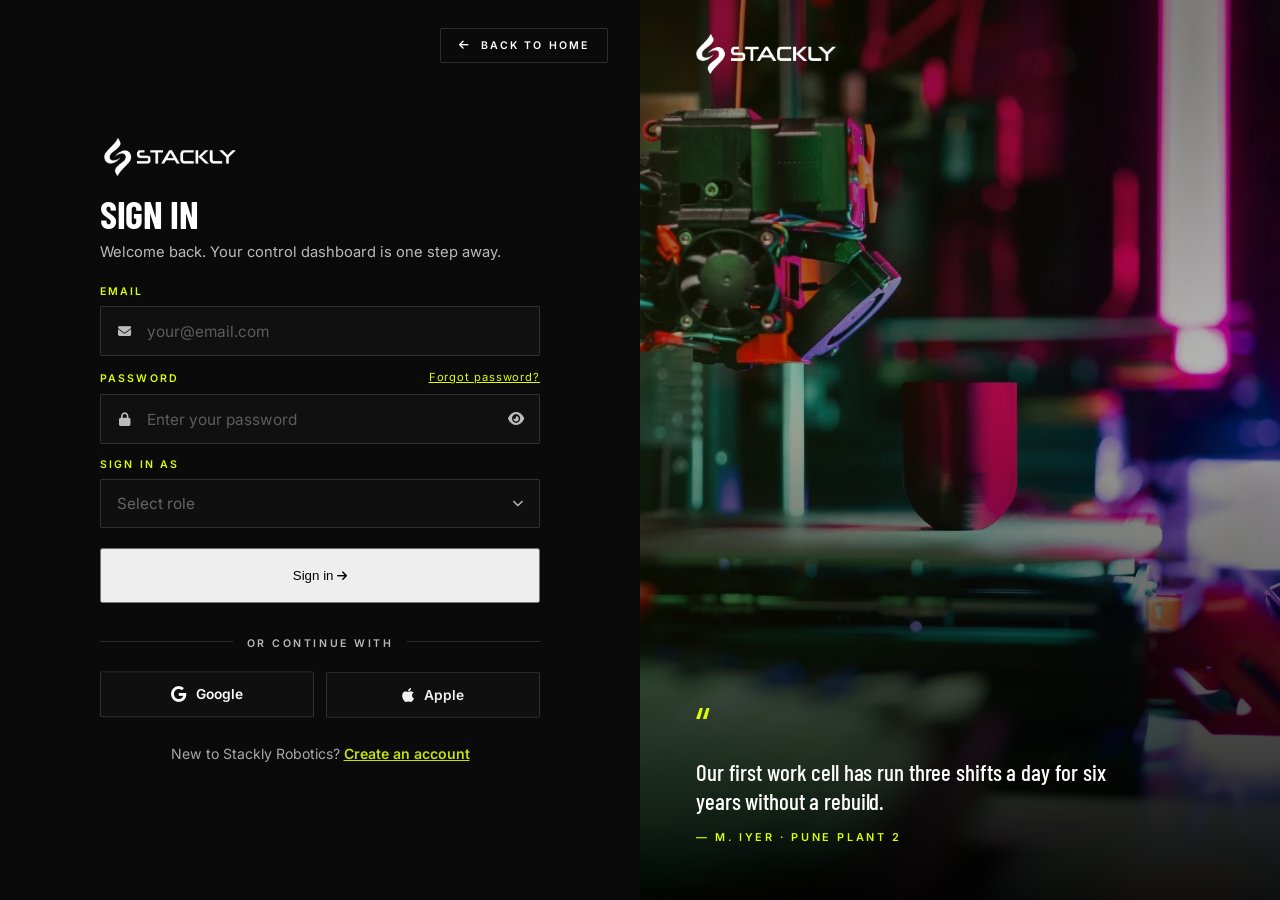
<file: html/login.html>
<!DOCTYPE html>
<html lang="en">

<head>
    <meta charset="utf-8">
    <meta name="viewport" content="width=device-width, initial-scale=1">
    <meta name="theme-color" content="#000000">
    <title>Sign in — Stackly Robotics</title>
    <meta name="description" content="Sign in to your Stackly Robotics account.">

    <link rel="preconnect" href="https://fonts.googleapis.com">
    <link rel="preconnect" href="https://fonts.gstatic.com" crossorigin>
    <link
        href="https://fonts.googleapis.com/css2?family=Barlow+Condensed:ital,wght@0,400;0,500;0,600;0,700;1,500;1,700&family=Inter:wght@300;400;500;600;700&family=Zen+Maru+Gothic:wght@700&display=swap"
        rel="stylesheet">
    <link rel="stylesheet" href="https://cdnjs.cloudflare.com/ajax/libs/font-awesome/6.5.1/css/all.min.css">

    <link rel="stylesheet" href="../global.css">
    <link rel="stylesheet" href="../css/login.css">
</head>

<body class="auth-page">

    <main class="auth" id="main">

        <!-- ================= RIGHT PANEL (FORM) ================= -->
        <section class="auth__panel">

            <a class="auth__back" href="../index.html">
                <i class="fa-solid fa-arrow-left" aria-hidden="true"></i>
                <span>Back to Home</span>
            </a>

            <div class="auth__inner">

                <a class="auth__brand" href="../index.html" aria-label="Stackly Robotics — home">
                    <img src="../logo.webp" alt="Stackly Robotics logo">
                </a>

                <header class="auth__head">
                    <h1 class="auth__title">Sign in</h1>
                    <p class="auth__sub">Welcome back. Your control dashboard is one step away.</p>
                </header>

                <form class="auth__form" id="loginForm" novalidate>

                    <!-- Email -->
                    <div class="field">
                        <label class="field__label" for="loginEmail">Email</label>
                        <div class="field__control">
                            <span class="field__icon" aria-hidden="true">
                                <i class="fa-solid fa-envelope"></i>
                            </span>
                            <input type="email" id="loginEmail" name="email" class="field__input" autocomplete="email"
                                placeholder="your@email.com" required>
                        </div>
                        <span class="field__error" id="loginEmailErr" role="alert"></span>
                    </div>

                    <!-- Password -->
                    <div class="field">
                        <div class="field__row">
                            <label class="field__label" for="loginPassword">Password</label>
                            <a class="field__aux" href="../404.html">Forgot password?</a>
                        </div>
                        <div class="field__control">
                            <span class="field__icon" aria-hidden="true">
                                <i class="fa-solid fa-lock"></i>
                            </span>
                            <input type="password" id="loginPassword" name="password" class="field__input"
                                autocomplete="current-password" placeholder="Enter your password" required minlength="6">
                            <button type="button" class="field__eye" id="loginEye" aria-label="Show password"
                                aria-pressed="false">
                                <i class="fa-solid fa-eye" aria-hidden="true"></i>
                            </button>
                        </div>
                        <span class="field__error" id="loginPasswordErr" role="alert"></span>
                    </div>

                    <!-- Role dropdown -->
                    <div class="field">
                        <label class="field__label" id="roleLabel">Sign in as</label>
                        <div class="dropdown" id="roleDropdown">
                            <button type="button" class="dropdown__trigger" id="roleTrigger" aria-haspopup="listbox"
                                aria-expanded="false" aria-labelledby="roleLabel roleTrigger">
                                <span class="dropdown__value" data-value="">Select role</span>
                                <i class="fa-solid fa-chevron-down dropdown__arrow" aria-hidden="true"></i>
                            </button>
                            <ul class="dropdown__list" id="roleList" role="listbox" aria-labelledby="roleLabel" hidden>
                                <li class="dropdown__option" role="option" data-value="user" tabindex="-1">Operator /
                                    Engineer</li>
                                <li class="dropdown__option" role="option" data-value="admin" tabindex="-1">Admin /
                                    Integrator</li>
                            </ul>
                            <input type="hidden" name="role" id="roleInput" value="">
                        </div>
                        <span class="field__error" id="roleErr" role="alert"></span>
                    </div>

                    <!-- Submit -->
                    <button type="submit" class="btn btn--primary auth__submit">
                        Sign in <i class="fa-solid fa-arrow-right" aria-hidden="true"></i>
                    </button>

                </form>

                <!-- Divider -->
                <div class="auth__divider"><span>or continue with</span></div>

                <!-- Social -->
                <div class="auth__social">
                    <a class="auth__social-btn" href="../404.html">
                        <i class="fa-brands fa-google" aria-hidden="true"></i>
                        <span>Google</span>
                    </a>
                    <a class="auth__social-btn" href="../404.html">
                        <i class="fa-brands fa-apple" aria-hidden="true"></i>
                        <span>Apple</span>
                    </a>
                </div>

                <p class="auth__foot">
                    New to Stackly Robotics? <a href="signup.html">Create an account</a>
                </p>

            </div>
        </section>

        <aside class="auth__visual">
            <img class="auth__visual-img"
                src="../assets/login_page.webp"
                alt="">
            <div class="auth__scrim"></div>

            <a class="auth__visual-brand" href="../index.html" aria-label="Stackly Robotics — home">
                <img src="../logo.webp" alt="Stackly Robotics logo">
            </a>

            <div class="auth__quote">
                <span class="auth__quote-mark">&ldquo;</span>
                <p>Our first work cell has run three shifts a day for six years without a rebuild.</p>
                <cite>&mdash; M. Iyer &middot; Pune Plant 2</cite>
            </div>
        </aside>

    </main>

    <script src="https://cdnjs.cloudflare.com/ajax/libs/gsap/3.12.5/gsap.min.js"></script>

    <script>
        (function () {
            "use strict";

            var reduceMotion = window.matchMedia("(prefers-reduced-motion: reduce)").matches;
            var form = document.getElementById("loginForm");
            var emailInput = document.getElementById("loginEmail");
            var passInput = document.getElementById("loginPassword");
            var roleInput = document.getElementById("roleInput");

            var emailErr = document.getElementById("loginEmailErr");
            var passErr = document.getElementById("loginPasswordErr");
            var roleErr = document.getElementById("roleErr");

            var emailRe = /^[^\s@]+@[^\s@]+\.[^\s@]+$/;

            /* =========================================================
               CLEAR STALE VALUES (browser back / pageshow)
               ========================================================= */
            function clearForm() {
                if (form) form.reset();
                if (roleInput) roleInput.value = "";
                var valEl = document.querySelector("#roleTrigger .dropdown__value");
                if (valEl) {
                    valEl.textContent = "Select role";
                    valEl.dataset.value = "";
                }
                document.querySelectorAll(".dropdown__option").forEach(function (o) {
                    o.classList.remove("is-selected");
                    o.setAttribute("aria-selected", "false");
                });
                [emailErr, passErr, roleErr].forEach(function (el) {
                    if (el) el.textContent = "";
                });
                [emailInput, passInput].forEach(function (el) {
                    if (el) el.classList.remove("is-invalid");
                });
                var drop = document.getElementById("roleDropdown");
                if (drop) drop.classList.remove("is-invalid");
            }

            window.addEventListener("pageshow", function (e) {
                if (e.persisted) clearForm();
            });
            window.addEventListener("load", function () {
                if (performance && performance.navigation &&
                    performance.navigation.type === 2) {
                    clearForm();
                }
            });

            /* =========================================================
               PASSWORD REVEAL
               ========================================================= */
            var eyeBtn = document.getElementById("loginEye");
            if (eyeBtn && passInput) {
                eyeBtn.addEventListener("click", function () {
                    var showing = passInput.type === "text";
                    passInput.type = showing ? "password" : "text";
                    eyeBtn.setAttribute("aria-pressed", showing ? "false" : "true");
                    eyeBtn.setAttribute("aria-label", showing ? "Show password" : "Hide password");
                    var icon = eyeBtn.querySelector("i");
                    if (icon) icon.className = showing ? "fa-solid fa-eye" : "fa-solid fa-eye-slash";
                    passInput.focus();
                });
            }

            /* =========================================================
               CUSTOM ROLE DROPDOWN
               ========================================================= */
            var dropRoot = document.getElementById("roleDropdown");
            var trigger = document.getElementById("roleTrigger");
            var list = document.getElementById("roleList");
            var valueEl = trigger ? trigger.querySelector(".dropdown__value") : null;
            var options = list ? Array.prototype.slice.call(list.querySelectorAll(".dropdown__option")) : [];

            function openDrop() {
                if (!list) return;
                list.hidden = false;
                dropRoot.classList.add("is-open");
                trigger.setAttribute("aria-expanded", "true");
                var selected = options.filter(function (o) { return o.classList.contains("is-selected"); })[0];
                (selected || options[0]).focus();
            }
            function closeDrop() {
                if (!list) return;
                list.hidden = true;
                dropRoot.classList.remove("is-open");
                trigger.setAttribute("aria-expanded", "false");
            }
            function selectOption(opt) {
                roleInput.value = opt.dataset.value;
                valueEl.textContent = opt.textContent.trim();
                valueEl.dataset.value = opt.dataset.value;
                options.forEach(function (o) {
                    o.classList.remove("is-selected");
                    o.setAttribute("aria-selected", "false");
                });
                opt.classList.add("is-selected");
                opt.setAttribute("aria-selected", "true");
                dropRoot.classList.remove("is-invalid");
                roleErr.textContent = "";
                closeDrop();
                trigger.focus();
            }

            if (trigger && list) {
                trigger.addEventListener("click", function () {
                    if (list.hidden) openDrop(); else closeDrop();
                });
                trigger.addEventListener("keydown", function (e) {
                    if (e.key === "ArrowDown" || e.key === "Enter" || e.key === " ") {
                        e.preventDefault();
                        if (list.hidden) openDrop();
                    } else if (e.key === "Escape") closeDrop();
                });

                options.forEach(function (opt, i) {
                    opt.addEventListener("click", function () { selectOption(opt); });
                    opt.addEventListener("keydown", function (e) {
                        if (e.key === "Enter" || e.key === " ") {
                            e.preventDefault();
                            selectOption(opt);
                        } else if (e.key === "ArrowDown") {
                            e.preventDefault();
                            (options[i + 1] || options[0]).focus();
                        } else if (e.key === "ArrowUp") {
                            e.preventDefault();
                            (options[i - 1] || options[options.length - 1]).focus();
                        } else if (e.key === "Escape") {
                            closeDrop();
                            trigger.focus();
                        } else if (e.key === "Tab") {
                            closeDrop();
                        }
                    });
                });

                document.addEventListener("click", function (e) {
                    if (!dropRoot.contains(e.target)) closeDrop();
                });
            }

            /* =========================================================
               VALIDATION
               ========================================================= */
            function setErr(input, errEl, msg) {
                if (input) input.classList.add("is-invalid");
                if (errEl) errEl.textContent = msg;
            }
            function clearErr(input, errEl) {
                if (input) input.classList.remove("is-invalid");
                if (errEl) errEl.textContent = "";
            }

            [emailInput, passInput].forEach(function (input) {
                input.addEventListener("input", function () {
                    if (input === emailInput) clearErr(emailInput, emailErr);
                    if (input === passInput) clearErr(passInput, passErr);
                });
            });

            form.addEventListener("submit", function (e) {
                e.preventDefault();
                var ok = true;

                // Email
                var emailVal = emailInput.value.trim();
                if (!emailVal) {
                    setErr(emailInput, emailErr, "Please enter your email address.");
                    ok = false;
                } else if (!emailRe.test(emailVal)) {
                    setErr(emailInput, emailErr, "Please enter a valid email address.");
                    ok = false;
                } else {
                    clearErr(emailInput, emailErr);
                }

                // Password
                if (!passInput.value) {
                    setErr(passInput, passErr, "Please enter your password.");
                    ok = false;
                } else if (passInput.value.length < 6) {
                    setErr(passInput, passErr, "Password must be at least 6 characters.");
                    ok = false;
                } else {
                    clearErr(passInput, passErr);
                }

                // Role
                if (!roleInput.value) {
                    dropRoot.classList.add("is-invalid");
                    roleErr.textContent = "Please choose a role.";
                    ok = false;
                } else {
                    dropRoot.classList.remove("is-invalid");
                    roleErr.textContent = "";
                }

                if (!ok) {
                    var firstInvalid = form.querySelector(".is-invalid");
                    if (firstInvalid && typeof firstInvalid.focus === "function") firstInvalid.focus();
                    else if (dropRoot.classList.contains("is-invalid")) trigger.focus();
                    return;
                }

                function extractNameFromEmail(email, role) {
                    if (!email || typeof email !== "string" || !email.includes("@")) {
                        return role === "admin" ? "Admin" : "User";
                    }
                    var part = email.split("@")[0].trim();
                    if (!part) return role === "admin" ? "Admin" : "User";
                    var clean = part.replace(/[._-]/g, " ");
                    var formatted = clean
                        .split(" ")
                        .filter(Boolean)
                        .map(function (w) {
                            return w.charAt(0).toUpperCase() + w.slice(1);
                        })
                        .join(" ");
                    return formatted || (role === "admin" ? "Admin" : "User");
                }

                // Success: store email, name + role, redirect by role
                var emailVal = emailInput.value.trim();
                var selectedRole = roleInput.value;
                var displayName = extractNameFromEmail(emailVal, selectedRole);

                try {
                    localStorage.setItem("stackly_user_email", emailVal);
                    localStorage.setItem("stackly_operator_email", emailVal);
                    localStorage.setItem("stackly_user_role", selectedRole);
                    localStorage.setItem("stackly_operator_role", selectedRole);
                    localStorage.setItem("stackly_user_name", displayName);
                    localStorage.setItem("stackly_operator_name", displayName);
                } catch (err) { /* ignore */ }

                var target = selectedRole === "admin" ? "admin.html" : "user.html";
                window.location.href = target;
            });

            /* =========================================================
               ENTRANCE ANIMATION
               ========================================================= */
            if (typeof gsap === "undefined" || reduceMotion) {
                document.querySelectorAll(".auth__inner > *, .auth__visual > *").forEach(function (el) {
                    el.style.opacity = 1;
                    el.style.transform = "none";
                });
                return;
            }

            var tl = gsap.timeline({ defaults: { ease: "power4.out" } });
            tl.from(".auth__quote > *", { opacity: 0, x: -30, duration: 1.0, stagger: 0.1 }, 0.3)
                .from(".auth__visual-brand", { opacity: 0, y: -18, duration: 0.8 }, 0.2)
                .from(".auth__back", { opacity: 0, x: 30, duration: 0.9 }, 0.15)
                .from(".auth__brand", { opacity: 0, y: -18, duration: 0.9 }, 0.25)
                .from(".auth__head > *", { opacity: 0, y: 24, duration: 0.9, stagger: 0.08 }, 0.35)
                .from(".auth__form .field", { opacity: 0, y: 22, duration: 0.85, stagger: 0.08 }, 0.5)
                .from(".auth__submit", { opacity: 0, y: 18, duration: 0.8 }, 0.8)
                .from(".auth__divider", { opacity: 0, duration: 0.7 }, 0.9)
                .from(".auth__social-btn", { opacity: 0, y: 18, duration: 0.7, stagger: 0.08 }, 0.95)
                .from(".auth__foot", { opacity: 0, duration: 0.7 }, 1.1);

            tl.eventCallback("onComplete", function () {
                gsap.set(".auth__form .field", { clearProps: "transform" });
            });
        })();
    </script>

</body>

</html>
</file>
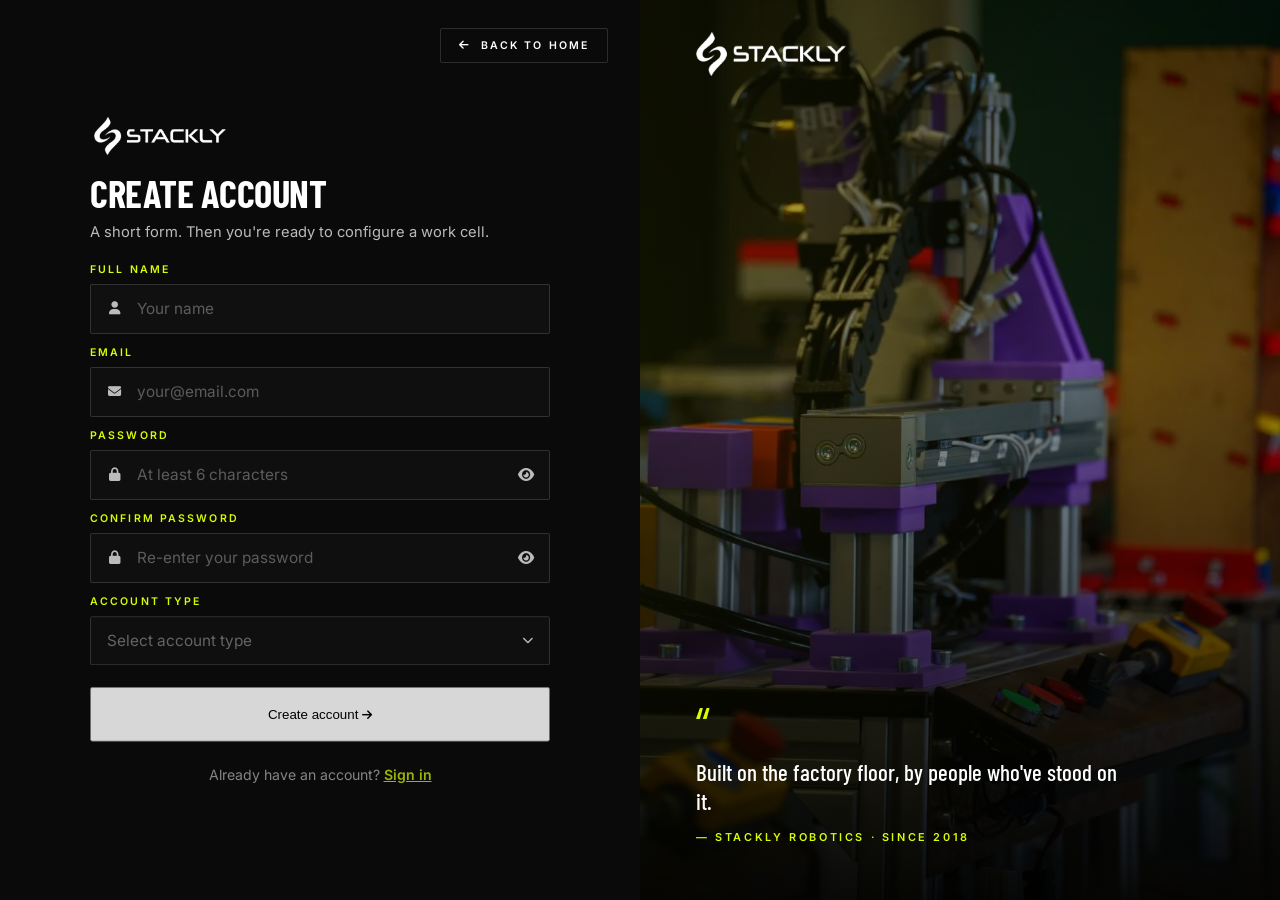
<file: html/signup.html>
<!DOCTYPE html>
<html lang="en">

<head>
    <meta charset="utf-8">
    <meta name="viewport" content="width=device-width, initial-scale=1">
    <meta name="theme-color" content="#000000">
    <title>Create account — Stackly Robotics</title>
    <meta name="description" content="Create your Stackly Robotics account.">

    <link rel="preconnect" href="https://fonts.googleapis.com">
    <link rel="preconnect" href="https://fonts.gstatic.com" crossorigin>
    <link
        href="https://fonts.googleapis.com/css2?family=Barlow+Condensed:ital,wght@0,400;0,500;0,600;0,700;1,500;1,700&family=Inter:wght@300;400;500;600;700&family=Zen+Maru+Gothic:wght@700&display=swap"
        rel="stylesheet">
    <link rel="stylesheet" href="https://cdnjs.cloudflare.com/ajax/libs/font-awesome/6.5.1/css/all.min.css">

    <link rel="stylesheet" href="../global.css">
    <link rel="stylesheet" href="../css/signup.css">
</head>

<body class="auth-page">


    <main class="auth auth--signup" id="main">

        <!-- ================= LEFT PANEL (FORM) ================= -->
        <section class="auth__panel">

            <a class="auth__back" href="../index.html">
                <i class="fa-solid fa-arrow-left" aria-hidden="true"></i>
                <span>Back to Home</span>
            </a>

            <div class="auth__inner">

                <a class="auth__brand" href="../index.html" aria-label="Stackly Robotics — home">
                    <img src="../logo.webp" alt="Stackly Robotics logo">
                </a>

                <header class="auth__head">
                    <h1 class="auth__title">Create account</h1>
                    <p class="auth__sub">A short form. Then you're ready to configure a work cell.</p>
                </header>

                <form class="auth__form" id="signupForm" novalidate>

                    <!-- Name -->
                    <div class="field">
                        <label class="field__label" for="signupName">Full name</label>
                        <div class="field__control">
                            <span class="field__icon" aria-hidden="true">
                                <i class="fa-solid fa-user"></i>
                            </span>
                            <input type="text" id="signupName" name="name" class="field__input" autocomplete="name"
                                placeholder="Your name" required>
                        </div>
                        <span class="field__error" id="signupNameErr" role="alert"></span>
                    </div>

                    <!-- Email -->
                    <div class="field">
                        <label class="field__label" for="signupEmail">Email</label>
                        <div class="field__control">
                            <span class="field__icon" aria-hidden="true">
                                <i class="fa-solid fa-envelope"></i>
                            </span>
                            <input type="email" id="signupEmail" name="email" class="field__input" autocomplete="email"
                                placeholder="your@email.com" required>
                        </div>
                        <span class="field__error" id="signupEmailErr" role="alert"></span>
                    </div>

                    <!-- Password -->
                    <div class="field">
                        <label class="field__label" for="signupPassword">Password</label>
                        <div class="field__control">
                            <span class="field__icon" aria-hidden="true">
                                <i class="fa-solid fa-lock"></i>
                            </span>
                            <input type="password" id="signupPassword" name="password" class="field__input"
                                autocomplete="new-password" placeholder="At least 6 characters" required minlength="6">
                            <button type="button" class="field__eye" id="signupEye" aria-label="Show password"
                                aria-pressed="false">
                                <i class="fa-solid fa-eye" aria-hidden="true"></i>
                            </button>
                        </div>
                        <span class="field__error" id="signupPasswordErr" role="alert"></span>
                    </div>

                    <!-- Confirm -->
                    <div class="field">
                        <label class="field__label" for="signupConfirm">Confirm password</label>
                        <div class="field__control">
                            <span class="field__icon" aria-hidden="true">
                                <i class="fa-solid fa-lock"></i>
                            </span>
                            <input type="password" id="signupConfirm" name="confirm" class="field__input"
                                autocomplete="new-password" placeholder="Re-enter your password" required minlength="6">
                            <button type="button" class="field__eye" id="signupConfirmEye" aria-label="Show password"
                                aria-pressed="false">
                                <i class="fa-solid fa-eye" aria-hidden="true"></i>
                            </button>
                        </div>
                        <span class="field__error" id="signupConfirmErr" role="alert"></span>
                    </div>

                    <!-- Role -->
                    <div class="field">
                        <label class="field__label" id="signupRoleLabel">Account type</label>
                        <div class="dropdown" id="signupRoleDropdown">
                            <button type="button" class="dropdown__trigger" id="signupRoleTrigger"
                                aria-haspopup="listbox" aria-expanded="false"
                                aria-labelledby="signupRoleLabel signupRoleTrigger">
                                <span class="dropdown__value" data-value="">Select account type</span>
                                <i class="fa-solid fa-chevron-down dropdown__arrow" aria-hidden="true"></i>
                            </button>
                            <ul class="dropdown__list" id="signupRoleList" role="listbox"
                                aria-labelledby="signupRoleLabel" hidden>
                                <li class="dropdown__option" role="option" data-value="user" tabindex="-1">Operator /
                                    Engineer</li>
                                <li class="dropdown__option" role="option" data-value="admin" tabindex="-1">Admin /
                                    Integrator</li>
                            </ul>
                            <input type="hidden" name="role" id="signupRoleInput" value="">
                        </div>
                        <span class="field__error" id="signupRoleErr" role="alert"></span>
                    </div>

                    <!-- Submit -->
                    <button type="submit" class="btn btn--primary auth__submit">
                        Create account <i class="fa-solid fa-arrow-right" aria-hidden="true"></i>
                    </button>

                </form>

                <p class="auth__foot">
                    Already have an account? <a href="login.html">Sign in</a>
                </p>

            </div>
        </section>

        <aside class="auth__visual">
            <img class="auth__visual-img"
                src="../assets/signup_page.webp"
                alt="">
            <div class="auth__scrim"></div>

            <a class="auth__visual-brand" href="../index.html" aria-label="Stackly Robotics — home">
                <img src="../logo.webp" alt="Stackly Robotics logo">
            </a>

            <div class="auth__quote">
                <span class="auth__quote-mark">&ldquo;</span>
                <p>Built on the factory floor, by people who've stood on it.</p>
                <cite>&mdash; Stackly Robotics &middot; Since 2018</cite>
            </div>
        </aside>

    </main>

    <script src="https://cdnjs.cloudflare.com/ajax/libs/gsap/3.12.5/gsap.min.js"></script>

    <script>
        (function () {
            "use strict";

            var reduceMotion = window.matchMedia("(prefers-reduced-motion: reduce)").matches;

            var form = document.getElementById("signupForm");
            var nameInput = document.getElementById("signupName");
            var emailInput = document.getElementById("signupEmail");
            var passInput = document.getElementById("signupPassword");
            var confirmInput = document.getElementById("signupConfirm");
            var roleInput = document.getElementById("signupRoleInput");

            var nameErr = document.getElementById("signupNameErr");
            var emailErr = document.getElementById("signupEmailErr");
            var passErr = document.getElementById("signupPasswordErr");
            var confirmErr = document.getElementById("signupConfirmErr");
            var roleErr = document.getElementById("signupRoleErr");

            var emailRe = /^[^\s@]+@[^\s@]+\.[^\s@]+$/;

            /* =========================================================
               CLEAR STALE VALUES (browser back / pageshow)
               ========================================================= */
            function clearForm() {
                if (form) form.reset();
                if (roleInput) roleInput.value = "";
                var valEl = document.querySelector("#signupRoleTrigger .dropdown__value");
                if (valEl) {
                    valEl.textContent = "Select account type";
                    valEl.dataset.value = "";
                }
                document.querySelectorAll("#signupRoleDropdown .dropdown__option").forEach(function (o) {
                    o.classList.remove("is-selected");
                    o.setAttribute("aria-selected", "false");
                });
                [nameErr, emailErr, passErr, confirmErr, roleErr].forEach(function (el) {
                    if (el) el.textContent = "";
                });
                [nameInput, emailInput, passInput, confirmInput].forEach(function (el) {
                    if (el) el.classList.remove("is-invalid");
                });
                var drop = document.getElementById("signupRoleDropdown");
                if (drop) drop.classList.remove("is-invalid");
            }

            window.addEventListener("pageshow", function (e) {
                if (e.persisted) clearForm();
            });
            window.addEventListener("load", function () {
                if (performance && performance.navigation &&
                    performance.navigation.type === 2) {
                    clearForm();
                }
            });

            /* =========================================================
               PASSWORD REVEAL (both fields)
               ========================================================= */
            function bindEye(btnId, input) {
                var btn = document.getElementById(btnId);
                if (!btn || !input) return;
                btn.addEventListener("click", function () {
                    var showing = input.type === "text";
                    input.type = showing ? "password" : "text";
                    btn.setAttribute("aria-pressed", showing ? "false" : "true");
                    btn.setAttribute("aria-label", showing ? "Show password" : "Hide password");
                    var icon = btn.querySelector("i");
                    if (icon) icon.className = showing ? "fa-solid fa-eye" : "fa-solid fa-eye-slash";
                    input.focus();
                });
            }
            bindEye("signupEye", passInput);
            bindEye("signupConfirmEye", confirmInput);

            /* =========================================================
               CUSTOM ROLE DROPDOWN
               ========================================================= */
            var dropRoot = document.getElementById("signupRoleDropdown");
            var trigger = document.getElementById("signupRoleTrigger");
            var list = document.getElementById("signupRoleList");
            var valueEl = trigger ? trigger.querySelector(".dropdown__value") : null;
            var options = list ? Array.prototype.slice.call(list.querySelectorAll(".dropdown__option")) : [];

            function openDrop() {
                if (!list) return;
                list.hidden = false;
                dropRoot.classList.add("is-open");
                trigger.setAttribute("aria-expanded", "true");
                var selected = options.filter(function (o) { return o.classList.contains("is-selected"); })[0];
                (selected || options[0]).focus();
            }
            function closeDrop() {
                if (!list) return;
                list.hidden = true;
                dropRoot.classList.remove("is-open");
                trigger.setAttribute("aria-expanded", "false");
            }
            function selectOption(opt) {
                roleInput.value = opt.dataset.value;
                valueEl.textContent = opt.textContent.trim();
                valueEl.dataset.value = opt.dataset.value;
                options.forEach(function (o) {
                    o.classList.remove("is-selected");
                    o.setAttribute("aria-selected", "false");
                });
                opt.classList.add("is-selected");
                opt.setAttribute("aria-selected", "true");
                dropRoot.classList.remove("is-invalid");
                roleErr.textContent = "";
                closeDrop();
                trigger.focus();
            }

            if (trigger && list) {
                trigger.addEventListener("click", function () {
                    if (list.hidden) openDrop(); else closeDrop();
                });
                trigger.addEventListener("keydown", function (e) {
                    if (e.key === "ArrowDown" || e.key === "Enter" || e.key === " ") {
                        e.preventDefault();
                        if (list.hidden) openDrop();
                    } else if (e.key === "Escape") closeDrop();
                });

                options.forEach(function (opt, i) {
                    opt.addEventListener("click", function () { selectOption(opt); });
                    opt.addEventListener("keydown", function (e) {
                        if (e.key === "Enter" || e.key === " ") {
                            e.preventDefault();
                            selectOption(opt);
                        } else if (e.key === "ArrowDown") {
                            e.preventDefault();
                            (options[i + 1] || options[0]).focus();
                        } else if (e.key === "ArrowUp") {
                            e.preventDefault();
                            (options[i - 1] || options[options.length - 1]).focus();
                        } else if (e.key === "Escape") {
                            closeDrop();
                            trigger.focus();
                        } else if (e.key === "Tab") {
                            closeDrop();
                        }
                    });
                });

                document.addEventListener("click", function (e) {
                    if (!dropRoot.contains(e.target)) closeDrop();
                });
            }

            /* =========================================================
               VALIDATION
               ========================================================= */
            function setErr(input, errEl, msg) {
                if (input) input.classList.add("is-invalid");
                if (errEl) errEl.textContent = msg;
            }
            function clearErr(input, errEl) {
                if (input) input.classList.remove("is-invalid");
                if (errEl) errEl.textContent = "";
            }

            [
                [nameInput, nameErr],
                [emailInput, emailErr],
                [passInput, passErr],
                [confirmInput, confirmErr]
            ].forEach(function (pair) {
                if (!pair[0]) return;
                pair[0].addEventListener("input", function () { clearErr(pair[0], pair[1]); });
            });

            form.addEventListener("submit", function (e) {
                e.preventDefault();
                var ok = true;

                if (!nameInput.value.trim()) {
                    setErr(nameInput, nameErr, "Please tell us your name.");
                    ok = false;
                } else { clearErr(nameInput, nameErr); }

                var emailVal = emailInput.value.trim();
                if (!emailVal) {
                    setErr(emailInput, emailErr, "Please enter your email address.");
                    ok = false;
                } else if (!emailRe.test(emailVal)) {
                    setErr(emailInput, emailErr, "Please enter a valid email address.");
                    ok = false;
                } else { clearErr(emailInput, emailErr); }

                if (!passInput.value) {
                    setErr(passInput, passErr, "Please choose a password.");
                    ok = false;
                } else if (passInput.value.length < 6) {
                    setErr(passInput, passErr, "Password must be at least 6 characters.");
                    ok = false;
                } else { clearErr(passInput, passErr); }

                if (!confirmInput.value) {
                    setErr(confirmInput, confirmErr, "Please confirm your password.");
                    ok = false;
                } else if (confirmInput.value !== passInput.value) {
                    setErr(confirmInput, confirmErr, "Passwords do not match.");
                    ok = false;
                } else { clearErr(confirmInput, confirmErr); }

                if (!roleInput.value) {
                    dropRoot.classList.add("is-invalid");
                    roleErr.textContent = "Please choose an account type.";
                    ok = false;
                } else {
                    dropRoot.classList.remove("is-invalid");
                    roleErr.textContent = "";
                }

                if (!ok) {
                    var firstInvalid = form.querySelector(".is-invalid");
                    if (firstInvalid && typeof firstInvalid.focus === "function") firstInvalid.focus();
                    else if (dropRoot.classList.contains("is-invalid")) trigger.focus();
                    return;
                }

                /* Success — do NOT persist signup data; just route to login */
                form.reset();
                window.location.href = "login.html";
            });

            /* =========================================================
               ENTRANCE ANIMATION
               ========================================================= */
            if (typeof gsap === "undefined" || reduceMotion) return;

            var tl = gsap.timeline({ defaults: { ease: "power4.out" } });
            tl.from(".auth__quote > *", { opacity: 0, x: -30, duration: 1.0, stagger: 0.1 }, 0.3)
                .from(".auth__visual-brand", { opacity: 0, y: -18, duration: 0.8 }, 0.2)
                .from(".auth__back", { opacity: 0, x: 30, duration: 0.9 }, 0.15)
                .from(".auth__brand", { opacity: 0, y: -18, duration: 0.9 }, 0.25)
                .from(".auth__head > *", { opacity: 0, y: 24, duration: 0.9, stagger: 0.08 }, 0.35)
                .from(".auth__form .field", { opacity: 0, y: 22, duration: 0.85, stagger: 0.06 }, 0.5)
                .from(".auth__submit", { opacity: 0, y: 18, duration: 0.8 }, 0.95)
                .from(".auth__foot", { opacity: 0, duration: 0.7 }, 1.1);

            tl.eventCallback("onComplete", function () {
                gsap.set(".auth__form .field", { clearProps: "transform" });
            });
        })();
    </script>

</body>

</html>
</file>
<file: global.css>
/* ==========================================================================
   FONTS
   Zen Maru Gothic is loaded via <link> in the document head.
   'Retro Floral' is referenced in --font-retro but not loaded — falls back
   to Outfit. Uncomment the @font-face block if you add the file.
   ========================================================================== */
/*
@font-face {
  font-family: 'Retro Floral';
  src: url('assets/fonts/RetroFloral.woff2') format('woff2');
  font-weight: 400 900;
  font-display: swap;
}
*/

:root {
  --primary-yellow: #DBFE01;
  --white: #FFFFFF;
  --bg-black: #000000;

  --surface-1: #0A0A0A;
  --surface-2: #111111;
  --line-subtle: rgba(255, 255, 255, 0.10);
  --line-strong: rgba(255, 255, 255, 0.20);
  --text-secondary: rgba(255, 255, 255, 0.68);
  --text-muted: rgba(255, 255, 255, 0.42);

  --font-nav: 'Zen Maru Gothic', sans-serif;
  --font-retro: 'Retro Floral', 'Outfit', sans-serif;
  --font-body: 'Outfit', sans-serif;

  --ease-out: cubic-bezier(0.22, 1, 0.36, 1);
}

* {
  box-sizing: border-box;
  margin: 0;
  padding: 0;
}

html {
  overflow-x: hidden;
  scrollbar-width: thin;
  scrollbar-color: var(--primary-yellow, #DBFE01) #000000;
}

/* Lenis Smooth Scroll Setup */
html.lenis,
html.lenis body {
  height: auto;
}

.lenis.lenis-smooth {
  scroll-behavior: auto !important;
}

.lenis.lenis-smooth [data-lenis-prevent] {
  overscroll-behavior: contain;
}

.lenis.lenis-stopped {
  overflow: hidden;
}

.lenis.lenis-smooth iframe {
  pointer-events: none;
}

/* Custom Thin Scrollbar (Primary Yellow accent) */
::-webkit-scrollbar {
  width: 7px;
  height: 7px;
}

::-webkit-scrollbar-track {
  background: #000000;
}

::-webkit-scrollbar-thumb {
  background: var(--primary-yellow, #DBFE01);
  border-radius: 10px;
  border: 1px solid #000000;
}

::-webkit-scrollbar-thumb:hover {
  background: #c5e600;
}

body {
  background-color: var(--bg-black);
  color: var(--white);
  font-family: var(--font-body);
  overflow-x: hidden;
  min-height: 100vh;
  padding-top: 90px;
}

body.menu-open {
  overflow: hidden;
}

img,
svg {
  display: block;
  max-width: 100%;
}

/* ==========================================================================
   ANIMATION BASE
   Applied via [data-anim="left|right|up|down|fade"]
   and revealed by IntersectionObserver adding `.is-visible`.
   ========================================================================== */
[data-anim] {
  opacity: 0;
  transition:
    opacity 0.9s var(--ease-out),
    transform 0.95s var(--ease-out);
  will-change: opacity, transform;
}

[data-anim="left"] {
  transform: translate3d(-56px, 0, 0);
}

[data-anim="right"] {
  transform: translate3d(56px, 0, 0);
}

[data-anim="up"] {
  transform: translate3d(0, 44px, 0);
}

[data-anim="down"] {
  transform: translate3d(0, -44px, 0);
}

[data-anim="fade"] {
  transform: none;
}

[data-anim].is-visible {
  opacity: 1;
  transform: translate3d(0, 0, 0);
}

@media (prefers-reduced-motion: reduce) {
  [data-anim] {
    opacity: 1 !important;
    transform: none !important;
    transition: none !important;
  }
}

/* ==========================================================================
   Header Navbar
   ========================================================================== */
.navbar {
  position: fixed;
  top: 0;
  left: 0;
  right: 0;
  width: 100%;
  max-width: none;
  height: 90px;
  margin: 0;
  padding: 0 40px;
  display: flex;
  justify-content: space-between;
  align-items: center;
  z-index: 1000;
  background-color: transparent;
  backdrop-filter: none;
  -webkit-backdrop-filter: none;
  border-bottom: 1px solid transparent;
  box-shadow: none;
  transition: background-color 0.35s ease, border-color 0.35s ease, box-shadow 0.35s ease, backdrop-filter 0.35s ease;
}

@media (min-width: 1440px) {
  .navbar {
    padding: 0 calc((100vw - 1440px) / 2 + 40px);
  }
}

.navbar.scrolled {
  background-color: rgba(5, 5, 5, 0.92);
  backdrop-filter: blur(14px);
  -webkit-backdrop-filter: blur(14px);
  border-bottom: 1px solid rgba(219, 254, 1, 0.25);
  box-shadow: 0 8px 30px rgba(0, 0, 0, 0.85);
}

.logo-container {
  display: flex;
  align-items: center;
}

.logo-container img {
  height: 32px;
  width: auto;
  display: block;
  filter: brightness(0) invert(1) !important;
}

.nav-links {
  display: flex;
  list-style: none;
  gap: 32px;
  align-items: center;
  flex: 1 1 auto;
  justify-content: center;
  min-width: 0;
}

.nav-links a {
  color: var(--white);
  text-decoration: none;
  font-family: var(--font-nav);
  font-weight: 700;
  font-size: 20px;
  line-height: 100%;
  transition: color 0.2s ease;
  white-space: nowrap;
}

.nav-links a.active {
  color: var(--primary-yellow);
  text-decoration: underline;
  text-decoration-style: wavy;
  text-underline-offset: 6px;
  text-decoration-thickness: 2px;
}

.nav-links a:hover {
  color: var(--primary-yellow);
}

.btn-register,
.btn-login {
  background-color: var(--primary-yellow);
  color: var(--bg-black);
  border: none;
  padding: 10px 24px;
  border-radius: 8px;
  font-family: var(--font-nav);
  font-weight: 700;
  font-size: 18px;
  cursor: pointer;
  text-decoration: none;
  display: inline-block;
  white-space: nowrap;
  transition: transform 0.2s ease, box-shadow 0.2s ease;
}

.btn-register:hover {
  transform: translateY(-2px);
  box-shadow: 0 0 15px rgba(219, 254, 1, 0.5);
}

.hamburger {
  display: none;
  flex-direction: column;
  justify-content: space-between;
  width: 28px;
  height: 20px;
  background: transparent;
  border: none;
  cursor: pointer;
  z-index: 101;
}

.hamburger span {
  width: 100%;
  height: 3px;
  background-color: var(--white);
  border-radius: 2px;
  transition: all 0.3s ease;
}

body.menu-open {
  overflow: hidden !important;
  height: 100vh !important;
  touch-action: none;
}

.mobile-register-item {
  display: none;
}

@media (max-width: 1200px) {
  .nav-links {
    gap: 22px;
  }

  .nav-links a {
    font-size: 17px;
  }

  .btn-register {
    font-size: 16px;
    padding: 9px 20px;
  }
}

@media (max-width: 900px) {
  body {
    padding-top: 70px;
  }

  .navbar {
    height: 70px;
    padding: 0 20px;
    justify-content: space-between;
  }

  .logo-container {
    order: 1;
    position: relative;
    z-index: 1001;
  }

  .nav-actions {
    display: none !important;
  }

  .hamburger {
    order: 2;
    margin-left: auto;
    display: flex;
    z-index: 1001;
  }

  .nav-links {
    position: fixed;
    top: 0;
    right: -100vw;
    width: 100vw;
    height: 100vh;
    flex: none;
    background: rgba(6, 6, 6, 0.98);
    backdrop-filter: blur(18px);
    -webkit-backdrop-filter: blur(18px);
    flex-direction: column;
    justify-content: center;
    align-items: center;
    gap: 28px;
    transition: right 0.35s var(--ease-out);
    padding: 60px 20px 40px;
    z-index: 1000;
  }

  .nav-links.active,
  .nav-links.is-open {
    right: 0;
  }

  .nav-links a {
    font-size: 22px;
    text-align: center;
  }

  .mobile-register-item {
    display: block;
    margin-top: 10px;
  }

  .btn-register-mobile,
  .btn-login-mobile {
    background-color: var(--primary-yellow);
    color: var(--bg-black) !important;
    padding: 12px 40px;
    border-radius: 8px;
    font-family: var(--font-nav);
    font-weight: 700;
    font-size: 18px !important;
    text-decoration: none;
    display: inline-block;
    box-shadow: 0 0 15px rgba(219, 254, 1, 0.4);
    text-decoration-style: none !important;
  }

  .hamburger.active span:nth-child(1),
  .hamburger[aria-expanded="true"] span:nth-child(1) {
    transform: translateY(8.5px) rotate(45deg);
  }

  .hamburger.active span:nth-child(2),
  .hamburger[aria-expanded="true"] span:nth-child(2) {
    opacity: 0;
  }

  .hamburger.active span:nth-child(3),
  .hamburger[aria-expanded="true"] span:nth-child(3) {
    transform: translateY(-8.5px) rotate(-45deg);
  }
}

/* ==========================================================================
   FOOTER
   ========================================================================== */
.site-footer {
  width: 100%;
  background: var(--surface-1);
  border-top: 1px solid var(--line-subtle);
  color: var(--text-secondary);
  font-family: var(--font-body);
  padding: 80px 0 0;
  margin-top: 100px;
}

.footer-inner {
  width: 100%;
  max-width: 1440px;
  margin: 0 auto;
  padding: 0 40px;
}

.footer-grid {
  display: grid;
  grid-template-columns: 1.6fr 1fr 1fr 1fr 1.2fr;
  gap: 48px 40px;
  padding-bottom: 60px;
}

.footer-brand .logo-container {
  margin-bottom: 22px;
}

.footer-brand p {
  font-family: var(--font-body);
  font-size: 14px;
  line-height: 1.7;
  color: var(--text-secondary);
  max-width: 32ch;
  margin-bottom: 26px;
}

.social-row {
  display: flex;
  gap: 10px;
}

.social-row a {
  width: 40px;
  height: 40px;
  display: grid;
  place-items: center;
  border-radius: 50%;
  border: 1px solid var(--line-subtle);
  color: var(--text-secondary);
  text-decoration: none;
  transition:
    background 0.3s var(--ease-out),
    color 0.3s var(--ease-out),
    border-color 0.3s var(--ease-out),
    transform 0.3s var(--ease-out);
}

.social-row a i {
  font-size: 0.9rem;
}

.social-row a:hover {
  background: var(--primary-yellow);
  border-color: var(--primary-yellow);
  color: var(--bg-black);
  transform: translateY(-3px);
}

.footer-col h4 {
  font-family: var(--font-nav);
  font-size: 11px;
  font-weight: 700;
  letter-spacing: 0.22em;
  text-transform: uppercase;
  color: var(--primary-yellow);
  margin-bottom: 20px;
}

.footer-col ul {
  display: flex;
  flex-direction: column;
  gap: 12px;
  list-style: none;
}

.footer-col a {
  font-size: 14px;
  color: var(--text-secondary);
  text-decoration: none;
  transition: color 0.3s var(--ease-out), padding-left 0.3s var(--ease-out);
}

.footer-col a:hover {
  color: var(--primary-yellow);
  padding-left: 5px;
}

.footer-contact li {
  display: flex;
  gap: 12px;
  align-items: flex-start;
  font-size: 14px;
  color: var(--text-secondary);
  line-height: 1.6;
}

.footer-contact i {
  width: 16px;
  font-size: 0.85rem;
  flex-shrink: 0;
  margin-top: 5px;
  color: var(--primary-yellow);
}

.footer-bottom {
  border-top: 1px solid var(--line-subtle);
  padding: 26px 0;
  display: flex;
  align-items: center;
  justify-content: space-between;
  gap: 20px;
  flex-wrap: wrap;
  font-size: 13px;
  color: var(--text-muted);
}

.footer-bottom a {
  color: var(--text-muted);
  text-decoration: none;
  transition: color 0.3s var(--ease-out);
}

.footer-bottom a:hover {
  color: var(--primary-yellow);
}

@media (max-width: 1100px) {
  .footer-grid {
    grid-template-columns: 1.4fr 1fr 1fr;
  }

  .footer-col--systems {
    grid-column: 2;
  }

  .footer-col--support {
    grid-column: 3;
  }

  .footer-col--contact {
    grid-column: 1 / -1;
  }

  .footer-contact {
    display: flex;
    flex-wrap: wrap;
    gap: 0 48px;
  }
}

@media (max-width: 720px) {
  .site-footer {
    padding: 60px 0 0;
    margin-top: 80px;
  }

  .footer-inner {
    padding: 0 20px;
  }

  .footer-grid {
    grid-template-columns: 1fr;
    gap: 40px 28px;
    text-align: center;
  }

  .footer-brand {
    grid-column: 1 / -1;
    display: flex;
    flex-direction: column;
    align-items: center;
  }

  .footer-brand .logo-container {
    order: 1;
    margin-bottom: 20px;
  }

  .footer-brand p {
    order: 2;
    margin-inline: auto;
    margin-bottom: 24px;
  }

  .footer-brand .social-row {
    order: 3;
  }

  .footer-col--systems,
  .footer-col--support {
    grid-column: auto;
  }

  .footer-col--contact {
    grid-column: 1 / -1;
  }

  .footer-col ul {
    align-items: center;
  }

  .footer-contact {
    flex-direction: column;
    gap: 16px;
    align-items: center;
  }

  .footer-contact li {
    flex-direction: column;
    align-items: center;
    gap: 8px;
    text-align: center;
  }

  .footer-contact li span {
    text-align: center;
  }

  .footer-bottom {
    flex-direction: column;
    text-align: center;
    gap: 12px;
  }
}

/* ==========================================================================
   GSAP GRAVITY FALL HERO TEXT ANIMATION
   ========================================================================== */
.hero-char {
  display: inline-block;
  will-change: transform, opacity;
  white-space: pre;
}

/* ==========================================================================
   GSAP POPCORN POP SECTION HEADINGS ANIMATION
   ========================================================================== */
.popcorn-char {
  display: inline-block;
  will-change: transform, opacity;
  white-space: pre;
  transform-origin: center center;
}

/* ==========================================================================
   BUTTON UTILITIES
   ========================================================================== */
.btn-consult {
  display: inline-block;
  background-color: var(--primary-yellow);
  color: var(--bg-black);
  border: none;
  padding: 14px 28px;
  border-radius: 8px;
  font-family: var(--font-nav);
  font-weight: 700;
  font-size: 15px;
  cursor: pointer;
  text-decoration: none;
  transition: transform 0.2s ease, box-shadow 0.2s ease, background-color 0.2s ease;
  white-space: nowrap;
}

.btn-consult:hover {
  transform: translateY(-2px);
  box-shadow: 0 0 24px rgba(219, 254, 1, 0.4);
}

/* ==========================================================================
   PAGE PRELOADER (Logo + Spinning Ring)
   ========================================================================== */
body.preloading {
  overflow: hidden !important;
}

.page-preloader {
  position: fixed;
  top: 0;
  left: 0;
  width: 100vw;
  height: 100vh;
  background-color: #080808;
  z-index: 99999;
  display: flex;
  align-items: center;
  justify-content: center;
  opacity: 1;
  visibility: visible;
  transition: opacity 0.5s cubic-bezier(0.4, 0, 0.2, 1), visibility 0.5s ease;
  pointer-events: all;
}

.page-preloader.is-hidden {
  opacity: 0;
  visibility: hidden;
  pointer-events: none;
}

.preloader-content {
  position: relative;
  width: 120px;
  height: 120px;
  display: flex;
  align-items: center;
  justify-content: center;
}

.preloader-spinner {
  position: absolute;
  inset: 0;
  border-radius: 50%;
  border: 3px solid rgba(219, 254, 1, 0.12);
  border-top-color: #DBFE01;
  border-right-color: #DBFE01;
  animation: preloader-spin 1s linear infinite;
  box-shadow: 0 0 20px rgba(219, 254, 1, 0.15);
}

@keyframes preloader-spin {
  0% {
    transform: rotate(0deg);
  }
  100% {
    transform: rotate(360deg);
  }
}

.preloader-logo {
  width: 48px;
  height: auto;
  filter: brightness(0) invert(1);
  animation: preloader-pulse 1.5s ease-in-out infinite alternate;
  z-index: 2;
}

@keyframes preloader-pulse {
  0% {
    transform: scale(0.94);
    opacity: 0.85;
  }
  100% {
    transform: scale(1.06);
    opacity: 1;
  }
}
</file>
<file: css/login.css>
body.auth-page {
    --maroon: var(--primary-yellow);              
    --cream: #0A0A0A;                             
    --ink: var(--white);                          
    --ink-soft: rgba(255, 255, 255, 0.72);
    --harvest: var(--primary-yellow);             
    --line: rgba(255, 255, 255, 0.14);
    --line-strong: rgba(255, 255, 255, 0.28);
    --field-bg: #101010;
    --field-bg-hover: #151515;
    --error: #ff6b5b;

    /* Defensive fallbacks so this page renders correctly even if the
       companion global.css doesn't ship these tokens. */
    --font-display: 'Barlow Condensed', 'Zen Maru Gothic', sans-serif;
    --font-body: 'Inter', 'Outfit', sans-serif;
    --ease-out: cubic-bezier(0.2, 0.8, 0.2, 1);

    background: var(--bg-black);
    overflow-x: hidden;
    padding-top: 0 !important;
}

/* ============================================================
   LAYOUT
   ============================================================ */
.auth {
    display: grid;
    grid-template-columns: 1fr 1fr;
    min-height: 100vh;
    min-height: 100svh;
}

/* ============================================================
   LEFT VISUAL (photo panel)
   ============================================================ */
.auth__visual {
    position: relative;
    overflow: hidden;
    background: var(--bg-black);
    order: 2;
}

.auth__visual-img {
    position: absolute;
    inset: 0;
    width: 100%;
    height: 100%;
    object-fit: cover;
    object-position: center center;
}

.auth__scrim {
    position: absolute;
    inset: 0;
    background:
        linear-gradient(180deg, rgba(0, 0, 0, 0.45) 0%, rgba(0, 0, 0, 0.30) 40%, rgba(0, 0, 0, 0.92) 100%),
        linear-gradient(90deg, rgba(219, 254, 1, 0.10) 0%, rgba(219, 254, 1, 0) 100%);
}

/* Quote at bottom */
.auth__quote {
    position: absolute;
    left: 56px;
    right: 56px;
    bottom: 56px;
    z-index: 2;
    color: var(--white);
    max-width: 44ch;
}

.auth__quote-mark {
    display: block;
    font-family: var(--font-display);
    font-size: 3.4rem;
    line-height: 0.8;
    color: var(--primary-yellow);
    margin-bottom: 12px;
}

.auth__quote p {
    font-family: var(--font-display);
    font-weight: 500;
    font-size: clamp(1.15rem, 1.8vw, 1.5rem);
    line-height: 1.25;
    letter-spacing: -0.005em;
    color: var(--white);
    max-width: none;
    margin-bottom: 14px;
    text-transform: none;
}

.auth__quote cite {
    display: block;
    font-family: var(--font-body);
    font-style: normal;
    font-size: 0.68rem;
    letter-spacing: 0.24em;
    text-transform: uppercase;
    color: var(--primary-yellow);
    font-weight: 600;
}

/* Brand mark top-left */
.auth__visual-brand {
    position: absolute;
    top: 32px;
    left: 56px;
    z-index: 2;
    display: inline-flex;
    align-items: center;
}

.auth__visual-brand img {
    width: 140px;
    height: 44px;
    object-fit: contain;
    /* Force logo to white over the dark scrim */
    filter: brightness(0) invert(1);
}

/* ============================================================
   RIGHT PANEL (form)
   ============================================================ */
.auth__panel {
    position: relative;
    background: var(--cream);
    color: var(--ink);
    display: flex;
    align-items: center;
    justify-content: center;
    padding: 40px 56px 40px;
    overflow-y: auto;
    order: 1;
}

/* Back chip */
.auth__back {
    position: absolute;
    top: 28px;
    right: 32px;
    display: inline-flex;
    align-items: center;
    gap: 10px;
    padding: 10px 18px;
    border-radius: 2px;
    border: 1px solid var(--line);
    background: transparent;
    font-family: var(--font-body);
    font-size: 0.66rem;
    font-weight: 600;
    letter-spacing: 0.2em;
    text-transform: uppercase;
    color: var(--white);
    transition: background .4s var(--ease-out), color .4s var(--ease-out),
        border-color .4s var(--ease-out);
    z-index: 3;
    text-decoration: none;
}

.auth__back i {
    font-size: 0.68rem;
    transition: transform .4s var(--ease-out);
}

.auth__back:hover {
    background: var(--primary-yellow);
    color: var(--bg-black);
    border-color: var(--primary-yellow);
}

.auth__back:hover i {
    transform: translateX(-4px);
}

.auth__inner {
    width: 100%;
    max-width: 440px;
    display: flex;
    flex-direction: column;
}

/* Brand */
.auth__brand {
    display: inline-flex;
    align-items: center;
    margin-bottom: 20px;
    align-self: flex-start;
}

.auth__brand img {
    width: 140px;
    height: 38px;
    margin-bottom: 0;
    object-fit: contain;
    /* Force logo to white on dark panel */
    filter: brightness(0) invert(1) !important;
}

/* Head */
.auth__head {
    margin-bottom: 22px;
}

.auth__title {
    font-family: var(--font-display);
    font-weight: 700;
    font-size: clamp(1.8rem, 3vw, 2.4rem);
    line-height: 0.98;
    letter-spacing: -0.01em;
    text-transform: uppercase;
    color: var(--white);
    margin-bottom: 8px;
}

.auth__sub {
    font-size: 0.92rem;
    line-height: 1.5;
    color: var(--ink-soft);
    max-width: none;
}

/* ============================================================
   FORM FIELDS
   ============================================================ */
.auth__form {
    display: flex;
    flex-direction: column;
    gap: 14px;
}

.field {
    display: flex;
    flex-direction: column;
    gap: 8px;
}

.field__label {
    font-family: var(--font-body);
    font-size: 0.66rem;
    font-weight: 600;
    letter-spacing: 0.2em;
    text-transform: uppercase;
    color: var(--primary-yellow);
}

.field__row {
    display: flex;
    align-items: center;
    justify-content: space-between;
    gap: 14px;
}

.field__aux {
    font-size: 0.7rem;
    letter-spacing: 0.08em;
    color: var(--primary-yellow);
    transition: color .35s var(--ease-out), border-color .35s var(--ease-out);
    border-bottom: 1px solid transparent;
    padding-bottom: 1px;
}

.field__aux:hover {
    border-color: var(--primary-yellow);
}

.field__control {
    position: relative;
    display: flex;
    align-items: center;
    background: var(--field-bg);
    border: 1px solid var(--line);
    border-radius: 2px;
    transition: border-color .35s var(--ease-out), box-shadow .35s var(--ease-out), background .35s var(--ease-out);
}

.field__control:hover {
    border-color: var(--line-strong);
    background: var(--field-bg-hover);
}

.field__control:focus-within {
    border-color: var(--primary-yellow);
    box-shadow: 0 0 0 3px rgba(219, 254, 1, 0.18);
}

.field__icon {
    display: grid;
    place-items: center;
    width: 46px;
    height: 48px;
    color: var(--ink-soft);
    font-size: 0.82rem;
    flex-shrink: 0;
}

.field__input {
    flex: 1;
    width: 100%;
    padding: 14px 14px 14px 0;
    background: transparent;
    border: 0;
    outline: none;
    font-size: 0.96rem;
    color: var(--white);
    font-family: var(--font-body);
}

.field__input::placeholder {
    color: rgba(255, 255, 255, 0.32);
}

/* Password reveal */
.field__eye {
    display: grid;
    place-items: center;
    width: 46px;
    height: 48px;
    color: var(--ink-soft);
    font-size: 0.9rem;
    transition: color .3s var(--ease-out), background .3s var(--ease-out);
    border-radius: 0 2px 2px 0;
    flex-shrink: 0;
    background: none;
    border: 0;
    cursor: pointer;
}

.field__eye:hover {
    color: var(--primary-yellow);
    background: rgba(219, 254, 1, 0.08);
}

.field__eye[aria-pressed="true"] {
    color: var(--primary-yellow);
}

/* Remove Edge / Chromium native reveal */
.field__input::-ms-reveal,
.field__input::-ms-clear {
    display: none;
}

.field__input::-webkit-credentials-auto-fill-button,
.field__input::-webkit-strong-password-auto-fill-button {
    display: none !important;
    visibility: hidden;
    pointer-events: none;
}

/* Autofill theming — dark surface */
.field__input:-webkit-autofill,
.field__input:-webkit-autofill:hover,
.field__input:-webkit-autofill:focus {
    -webkit-text-fill-color: var(--white);
    -webkit-box-shadow: 0 0 0 1000px var(--field-bg) inset;
    box-shadow: 0 0 0 1000px var(--field-bg) inset;
    transition: background-color 9999s ease-in-out 0s;
    caret-color: var(--white);
    font-family: var(--font-body);
}

/* Invalid state */
.field__input.is-invalid,
.field__control.is-invalid {
    border-color: var(--error);
}

.field__error {
    display: none;
    font-size: 0.76rem;
    color: var(--error);
}

.field__error:not(:empty) {
    display: block;
}

/* ============================================================
   CUSTOM DROPDOWN
   ============================================================ */
.dropdown {
    position: relative;
}

.dropdown__trigger {
    display: flex;
    align-items: center;
    justify-content: space-between;
    gap: 14px;
    width: 100%;
    padding: 14px 16px;
    background: var(--field-bg);
    border: 1px solid var(--line);
    border-radius: 2px;
    font-size: 0.96rem;
    font-family: var(--font-body);
    color: var(--white);
    text-align: left;
    cursor: pointer;
    transition: border-color .35s var(--ease-out), box-shadow .35s var(--ease-out), background .35s var(--ease-out);
}

.dropdown__trigger:hover {
    border-color: var(--line-strong);
    background: var(--field-bg-hover);
}

.dropdown__trigger:focus-visible {
    outline: none;
    border-color: var(--primary-yellow);
    box-shadow: 0 0 0 3px rgba(219, 254, 1, 0.18);
}

.dropdown.is-open .dropdown__trigger {
    border-color: var(--primary-yellow);
    box-shadow: 0 0 0 3px rgba(219, 254, 1, 0.18);
}

.dropdown.is-invalid .dropdown__trigger {
    border-color: var(--error);
}

.dropdown__value {
    flex: 1;
    color: var(--white);
}

.dropdown__value[data-value=""] {
    color: rgba(255, 255, 255, 0.36);
}

.dropdown__arrow {
    font-size: 0.7rem;
    color: var(--ink-soft);
    transition: transform .35s var(--ease-out);
}

.dropdown.is-open .dropdown__arrow {
    transform: rotate(180deg);
}

.dropdown__list {
    position: absolute;
    top: calc(100% + 6px);
    left: 0;
    right: 0;
    z-index: 20;
    background: #141414;
    border: 1px solid var(--line);
    border-radius: 2px;
    box-shadow: 0 12px 32px rgba(0, 0, 0, 0.6);
    padding: 6px;
    max-height: 220px;
    overflow-y: auto;
    list-style: none;
}

.dropdown__option {
    padding: 12px 14px;
    font-size: 0.94rem;
    color: var(--white);
    border-radius: 2px;
    cursor: pointer;
    transition: background .25s var(--ease-out), color .25s var(--ease-out);
}

.dropdown__option:hover,
.dropdown__option:focus {
    background: rgba(219, 254, 1, 0.10);
    color: var(--primary-yellow);
    outline: none;
}

.dropdown__option.is-selected {
    background: rgba(219, 254, 1, 0.16);
    color: var(--primary-yellow);
    font-weight: 600;
}

/* ============================================================
   SUBMIT BUTTON
   ============================================================ */
.auth__submit {
    width: 100%;
    padding: 18px 32px;
    margin-top: 6px;
}

.auth__submit i {
    font-size: 0.72rem;
    transition: transform .4s var(--ease-out);
}

.auth__submit:hover i {
    transform: translateX(5px);
}

/* ============================================================
   DIVIDER
   ============================================================ */
.auth__divider {
    position: relative;
    text-align: center;
    margin: 28px 0 20px;
}

.auth__divider::before {
    content: "";
    position: absolute;
    top: 50%;
    left: 0;
    right: 0;
    height: 1px;
    background: var(--line);
}

.auth__divider span {
    position: relative;
    display: inline-block;
    padding: 0 14px;
    background: var(--cream);
    font-family: var(--font-body);
    font-size: 0.66rem;
    letter-spacing: 0.24em;
    text-transform: uppercase;
    color: var(--ink-soft);
    font-weight: 600;
}

/* ============================================================
   SOCIAL BUTTONS
   ============================================================ */
.auth__social {
    display: grid;
    grid-template-columns: 1fr 1fr;
    gap: 12px;
}

.auth__social-btn {
    display: inline-flex;
    align-items: center;
    justify-content: center;
    gap: 10px;
    padding: 14px 18px;
    background: var(--field-bg);
    border: 1px solid var(--line);
    border-radius: 2px;
    font-family: var(--font-body);
    font-size: 0.86rem;
    color: var(--white);
    font-weight: 600;
    transition: border-color .35s var(--ease-out), transform .35s var(--ease-out), background .35s var(--ease-out);
    text-decoration: none;
}

.auth__social-btn i {
    font-size: 1rem;
    color: var(--white);
    transition: color .35s var(--ease-out);
}

.auth__social-btn:hover {
    border-color: var(--primary-yellow);
    background: var(--field-bg-hover);
    transform: translateY(-2px);
}

.auth__social-btn:hover i {
    color: var(--primary-yellow);
}

/* ============================================================
   FOOT NOTE
   ============================================================ */
.auth__foot {
    margin-top: 28px;
    text-align: center;
    font-size: 0.88rem;
    color: var(--ink-soft);
    max-width: none;
}

.auth__foot a {
    color: var(--primary-yellow);
    font-weight: 600;
    border-bottom: 1px solid transparent;
    transition: border-color .35s var(--ease-out);
}

.auth__foot a:hover {
    border-color: var(--primary-yellow);
}

/* ============================================================
   RESPONSIVE
   ============================================================ */
@media (max-width: 900px) {
    .auth {
        grid-template-columns: 1fr;
    }

    .auth__visual {
        display: none;
    }

    .auth__panel {
        padding: 96px 24px 48px;
        min-height: 100vh;
        min-height: 100svh;
        order: 1;
    }

    .auth__back {
        top: 22px;
        right: 20px;
        padding: 8px 14px;
        font-size: 0.62rem;
    }

    .auth__inner {
        max-width: 100%;
    }

    /* Mobile centered */
    .auth__inner {
        align-items: center;
        text-align: center;
    }

    .auth__brand {
        align-self: center;
    }

    .auth__head {
        text-align: center;
    }

    .field {
        text-align: left;
    }

    .field__row {
        text-align: left;
    }

    .auth__foot {
        text-align: center;
    }

    .auth__social {
        text-align: left;
    }
}

@media (max-width: 480px) {
    .auth__panel {
        padding: 88px 20px 40px;
    }

    .auth__brand {
        margin-bottom: 30px;
    }

    .auth__brand img {
        width: 150px;
        height: 36px;
    }

    .auth__head {
        margin-bottom: 24px;
    }

    .auth__back span {
        display: none;
    }

    .auth__back {
        padding: 9px;
    }

    .auth__back i {
        font-size: 0.8rem;
    }
}

/* ============================================================
   REDUCED MOTION
   ============================================================ */
@media (prefers-reduced-motion: reduce) {

    .auth__back,
    .auth__back i,
    .field__control,
    .field__eye,
    .dropdown__trigger,
    .dropdown__arrow,
    .dropdown__option,
    .auth__submit i,
    .auth__social-btn,
    .auth__foot a {
        transition: none;
        transform: none !important;
    }
}
</file>
<file: css/signup.css>
/* ============================================================
   SIGNUP.CSS — Create account page (Robotics & Automation)
   Mirrors login.css with the form panel on the LEFT,
   photo panel on the RIGHT.
   ============================================================ */

body.auth-page {
    /* ---- Theme bridge: local tokens mapped onto the Stackly
            Robotics palette (--primary-yellow / --white / --bg-black). ---- */
    --maroon: var(--primary-yellow);              /* accent (was deep red) */
    --cream: #0A0A0A;                             /* surface (was cream)   */
    --ink: var(--white);                          /* primary text          */
    --ink-soft: rgba(255, 255, 255, 0.72);
    --harvest: var(--primary-yellow);             /* secondary accent      */
    --line: rgba(255, 255, 255, 0.14);
    --line-strong: rgba(255, 255, 255, 0.28);
    --field-bg: #101010;
    --field-bg-hover: #151515;
    --error: #ff6b5b;

    /* Defensive fallbacks so this page renders correctly even if the
       companion global.css doesn't ship these tokens. */
    --font-display: 'Barlow Condensed', 'Zen Maru Gothic', sans-serif;
    --font-body: 'Inter', 'Outfit', sans-serif;
    --ease-out: cubic-bezier(0.2, 0.8, 0.2, 1);

    background: var(--bg-black);
    overflow-x: hidden;
    padding-top: 0 !important;
}

/* ============================================================
   LAYOUT
   ============================================================ */
.auth {
    display: grid;
    grid-template-columns: 1fr 1fr;
    min-height: 100vh;
    min-height: 100svh;
}

/* Signup: form panel first (left), visual second (right) */
.auth--signup .auth__panel {
    order: 1;
}

.auth--signup .auth__visual {
    order: 2;
}

/* ============================================================
   PHOTO SIDE
   ============================================================ */
.auth__visual {
    position: relative;
    overflow: hidden;
    background: var(--bg-black);
}

.auth__visual-img {
    position: absolute;
    inset: 0;
    width: 100%;
    height: 100%;
    object-fit: cover;
    object-position: center 45%;
}

.auth__scrim {
    position: absolute;
    inset: 0;
    background:
        linear-gradient(180deg, rgba(0, 0, 0, 0.45) 0%, rgba(0, 0, 0, 0.30) 40%, rgba(0, 0, 0, 0.92) 100%),
        linear-gradient(90deg, rgba(219, 254, 1, 0.10) 0%, rgba(219, 254, 1, 0) 100%);
}

.auth__quote {
    position: absolute;
    left: 56px;
    right: 56px;
    bottom: 56px;
    z-index: 2;
    color: var(--white);
    max-width: 44ch;
}

.auth__quote-mark {
    display: block;
    font-family: var(--font-display);
    font-size: 3.4rem;
    line-height: 0.8;
    color: var(--primary-yellow);
    margin-bottom: 12px;
}

.auth__quote p {
    font-family: var(--font-display);
    font-weight: 500;
    font-size: clamp(1.15rem, 1.8vw, 1.5rem);
    line-height: 1.25;
    color: var(--white);
    max-width: none;
    margin-bottom: 14px;
    text-transform: none;
}

.auth__quote cite {
    display: block;
    font-family: var(--font-body);
    font-style: normal;
    font-size: 0.68rem;
    letter-spacing: 0.24em;
    text-transform: uppercase;
    color: var(--primary-yellow);
    font-weight: 600;
}

.auth__visual-brand {
    position: absolute;
    top: 32px;
    left: 56px;
    z-index: 2;
    display: inline-flex;
    align-items: center;
}

.auth__visual-brand img {
    width: 150px;
    height: 44px;
    object-fit: contain;
    /* Force logo to white over the dark scrim */
    filter: brightness(0) invert(1);
}

/* ============================================================
   FORM SIDE
   ============================================================ */
.auth__panel {
    position: relative;
    background: var(--cream);
    color: var(--ink);
    display: flex;
    align-items: center;
    justify-content: center;
    padding: 40px 56px 40px;
    overflow-y: auto;
}

.auth__back {
    position: absolute;
    top: 28px;
    right: 32px;
    display: inline-flex;
    align-items: center;
    gap: 10px;
    padding: 10px 18px;
    border-radius: 2px;
    border: 1px solid var(--line);
    background: transparent;
    font-family: var(--font-body);
    font-size: 0.66rem;
    font-weight: 600;
    letter-spacing: 0.2em;
    text-transform: uppercase;
    color: var(--white);
    transition: background .4s var(--ease-out), color .4s var(--ease-out),
        border-color .4s var(--ease-out);
    z-index: 3;
    text-decoration: none;
}

.auth__back i {
    font-size: 0.68rem;
    transition: transform .4s var(--ease-out);
}

.auth__back:hover {
    background: var(--primary-yellow);
    color: var(--bg-black);
    border-color: var(--primary-yellow);
}

.auth__back:hover i {
    transform: translateX(-4px);
}

.auth__inner {
    width: 100%;
    max-width: 460px;
    display: flex;
    flex-direction: column;
}

.auth__brand {
    display: inline-flex;
    align-items: center;
    margin-bottom: 20px;
    align-self: flex-start;
}

.auth__brand img {
    width: 140px;
    height: 38px;
    object-fit: contain;
    /* Force logo to white on dark panel */
    filter: brightness(0) invert(1) !important;
}

.auth__head {
    margin-bottom: 20px;
}

.auth__title {
    font-family: var(--font-display);
    font-weight: 700;
    font-size: clamp(1.8rem, 3vw, 2.4rem);
    line-height: 0.98;
    letter-spacing: -0.01em;
    text-transform: uppercase;
    color: var(--white);
    margin-bottom: 8px;
}

.auth__sub {
    font-size: 0.92rem;
    line-height: 1.5;
    color: var(--ink-soft);
    max-width: none;
}

/* ============================================================
   FORM FIELDS
   ============================================================ */
.auth__form {
    display: flex;
    flex-direction: column;
    gap: 12px;
}

.field {
    display: flex;
    flex-direction: column;
    gap: 8px;
}

.field__label {
    font-family: var(--font-body);
    font-size: 0.66rem;
    font-weight: 600;
    letter-spacing: 0.2em;
    text-transform: uppercase;
    color: var(--primary-yellow);
}

.field__row {
    display: flex;
    align-items: center;
    justify-content: space-between;
    gap: 14px;
}

.field__aux {
    font-size: 0.7rem;
    letter-spacing: 0.08em;
    color: var(--primary-yellow);
    transition: color .35s var(--ease-out), border-color .35s var(--ease-out);
    border-bottom: 1px solid transparent;
    padding-bottom: 1px;
}

.field__aux:hover {
    border-color: var(--primary-yellow);
}

.field__control {
    position: relative;
    display: flex;
    align-items: center;
    background: var(--field-bg);
    border: 1px solid var(--line);
    border-radius: 2px;
    transition: border-color .35s var(--ease-out), box-shadow .35s var(--ease-out), background .35s var(--ease-out);
}

.field__control:hover {
    border-color: var(--line-strong);
    background: var(--field-bg-hover);
}

.field__control:focus-within {
    border-color: var(--primary-yellow);
    box-shadow: 0 0 0 3px rgba(219, 254, 1, 0.18);
}

.field__icon {
    display: grid;
    place-items: center;
    width: 46px;
    height: 48px;
    color: var(--ink-soft);
    font-size: 0.82rem;
    flex-shrink: 0;
}

.field__input {
    flex: 1;
    width: 100%;
    padding: 14px 14px 14px 0;
    background: transparent;
    border: 0;
    outline: none;
    font-size: 0.96rem;
    color: var(--white);
    font-family: var(--font-body);
}

.field__input::placeholder {
    color: rgba(255, 255, 255, 0.32);
}

/* Password reveal */
.field__eye {
    display: grid;
    place-items: center;
    width: 46px;
    height: 48px;
    color: var(--ink-soft);
    font-size: 0.9rem;
    transition: color .3s var(--ease-out), background .3s var(--ease-out);
    border-radius: 0 2px 2px 0;
    flex-shrink: 0;
    background: none;
    border: 0;
    cursor: pointer;
}

.field__eye:hover {
    color: var(--primary-yellow);
    background: rgba(219, 254, 1, 0.08);
}

.field__eye[aria-pressed="true"] {
    color: var(--primary-yellow);
}

/* Edge / Chromium native reveal removed */
.field__input::-ms-reveal,
.field__input::-ms-clear {
    display: none;
}

.field__input::-webkit-credentials-auto-fill-button,
.field__input::-webkit-strong-password-auto-fill-button {
    display: none !important;
    visibility: hidden;
    pointer-events: none;
}

/* Autofill — dark surface */
.field__input:-webkit-autofill,
.field__input:-webkit-autofill:hover,
.field__input:-webkit-autofill:focus {
    -webkit-text-fill-color: var(--white);
    -webkit-box-shadow: 0 0 0 1000px var(--field-bg) inset;
    box-shadow: 0 0 0 1000px var(--field-bg) inset;
    transition: background-color 9999s ease-in-out 0s;
    caret-color: var(--white);
    font-family: var(--font-body);
}

/* Invalid */
.field__input.is-invalid,
.field__control.is-invalid {
    border-color: var(--error);
}

.field__error {
    display: none;
    font-size: 0.76rem;
    color: var(--error);
}

.field__error:not(:empty) {
    display: block;
}

/* ============================================================
   CUSTOM DROPDOWN
   ============================================================ */
.dropdown {
    position: relative;
}

.dropdown__trigger {
    display: flex;
    align-items: center;
    justify-content: space-between;
    gap: 14px;
    width: 100%;
    padding: 14px 16px;
    background: var(--field-bg);
    border: 1px solid var(--line);
    border-radius: 2px;
    font-size: 0.96rem;
    font-family: var(--font-body);
    color: var(--white);
    text-align: left;
    cursor: pointer;
    transition: border-color .35s var(--ease-out), box-shadow .35s var(--ease-out), background .35s var(--ease-out);
}

.dropdown__trigger:hover {
    border-color: var(--line-strong);
    background: var(--field-bg-hover);
}

.dropdown__trigger:focus-visible {
    outline: none;
    border-color: var(--primary-yellow);
    box-shadow: 0 0 0 3px rgba(219, 254, 1, 0.18);
}

.dropdown.is-open .dropdown__trigger {
    border-color: var(--primary-yellow);
    box-shadow: 0 0 0 3px rgba(219, 254, 1, 0.18);
}

.dropdown.is-invalid .dropdown__trigger {
    border-color: var(--error);
}

.dropdown__value {
    flex: 1;
    color: var(--white);
}

.dropdown__value[data-value=""] {
    color: rgba(255, 255, 255, 0.36);
}

.dropdown__arrow {
    font-size: 0.7rem;
    color: var(--ink-soft);
    transition: transform .35s var(--ease-out);
}

.dropdown.is-open .dropdown__arrow {
    transform: rotate(180deg);
}

.dropdown__list {
    position: absolute;
    top: calc(100% + 6px);
    left: 0;
    right: 0;
    z-index: 20;
    background: #141414;
    border: 1px solid var(--line);
    border-radius: 2px;
    box-shadow: 0 12px 32px rgba(0, 0, 0, 0.6);
    padding: 6px;
    max-height: 220px;
    overflow-y: auto;
    list-style: none;
}

.dropdown__option {
    padding: 12px 14px;
    font-size: 0.94rem;
    color: var(--white);
    border-radius: 2px;
    cursor: pointer;
    transition: background .25s var(--ease-out), color .25s var(--ease-out);
}

.dropdown__option:hover,
.dropdown__option:focus {
    background: rgba(219, 254, 1, 0.10);
    color: var(--primary-yellow);
    outline: none;
}

.dropdown__option.is-selected {
    background: rgba(219, 254, 1, 0.16);
    color: var(--primary-yellow);
    font-weight: 600;
}

/* ============================================================
   SUBMIT
   ============================================================ */
.auth__submit {
    width: 100%;
    padding: 18px 32px;
    margin-top: 8px;
}

.auth__submit i {
    font-size: 0.72rem;
    transition: transform .4s var(--ease-out);
}

.auth__submit:hover i {
    transform: translateX(5px);
}

/* ============================================================
   FOOT
   ============================================================ */
.auth__foot {
    margin-top: 26px;
    text-align: center;
    font-size: 0.88rem;
    color: var(--ink-soft);
    max-width: none;
}

.auth__foot a {
    color: var(--primary-yellow);
    font-weight: 600;
    border-bottom: 1px solid transparent;
    transition: border-color .35s var(--ease-out);
}

.auth__foot a:hover {
    border-color: var(--primary-yellow);
}

/* ============================================================
   RESPONSIVE
   ============================================================ */
@media (max-width: 900px) {
    .auth {
        grid-template-columns: 1fr;
    }

    .auth__visual {
        display: none;
    }

    .auth--signup .auth__panel {
        order: 1;
    }

    .auth__panel {
        padding: 96px 24px 48px;
        min-height: 100vh;
        min-height: 100svh;
    }

    .auth__back {
        top: 22px;
        right: 20px;
        padding: 8px 14px;
        font-size: 0.62rem;
    }

    .auth__inner {
        max-width: 100%;
    }

    /* Mobile centered */
    .auth__inner {
        align-items: center;
        text-align: center;
    }

    .auth__brand {
        align-self: center;
    }

    .auth__head {
        text-align: center;
    }

    .field {
        text-align: left;
    }

    .auth__foot {
        text-align: center;
    }
}

@media (max-width: 480px) {
    .auth__panel {
        padding: 88px 20px 40px;
    }

    .auth__brand {
        margin-bottom: 26px;
    }

    .auth__brand img {
        width: 150px;
        height: 36px;
    }

    .auth__head {
        margin-bottom: 22px;
    }

    .auth__back span {
        display: none;
    }

    .auth__back {
        padding: 9px;
    }

    .auth__back i {
        font-size: 0.8rem;
    }
}

/* ============================================================
   REDUCED MOTION
   ============================================================ */
@media (prefers-reduced-motion: reduce) {

    .auth__back,
    .auth__back i,
    .field__control,
    .field__eye,
    .dropdown__trigger,
    .dropdown__arrow,
    .dropdown__option,
    .auth__submit i,
    .auth__foot a {
        transition: none;
        transform: none !important;
    }
}
</file>
